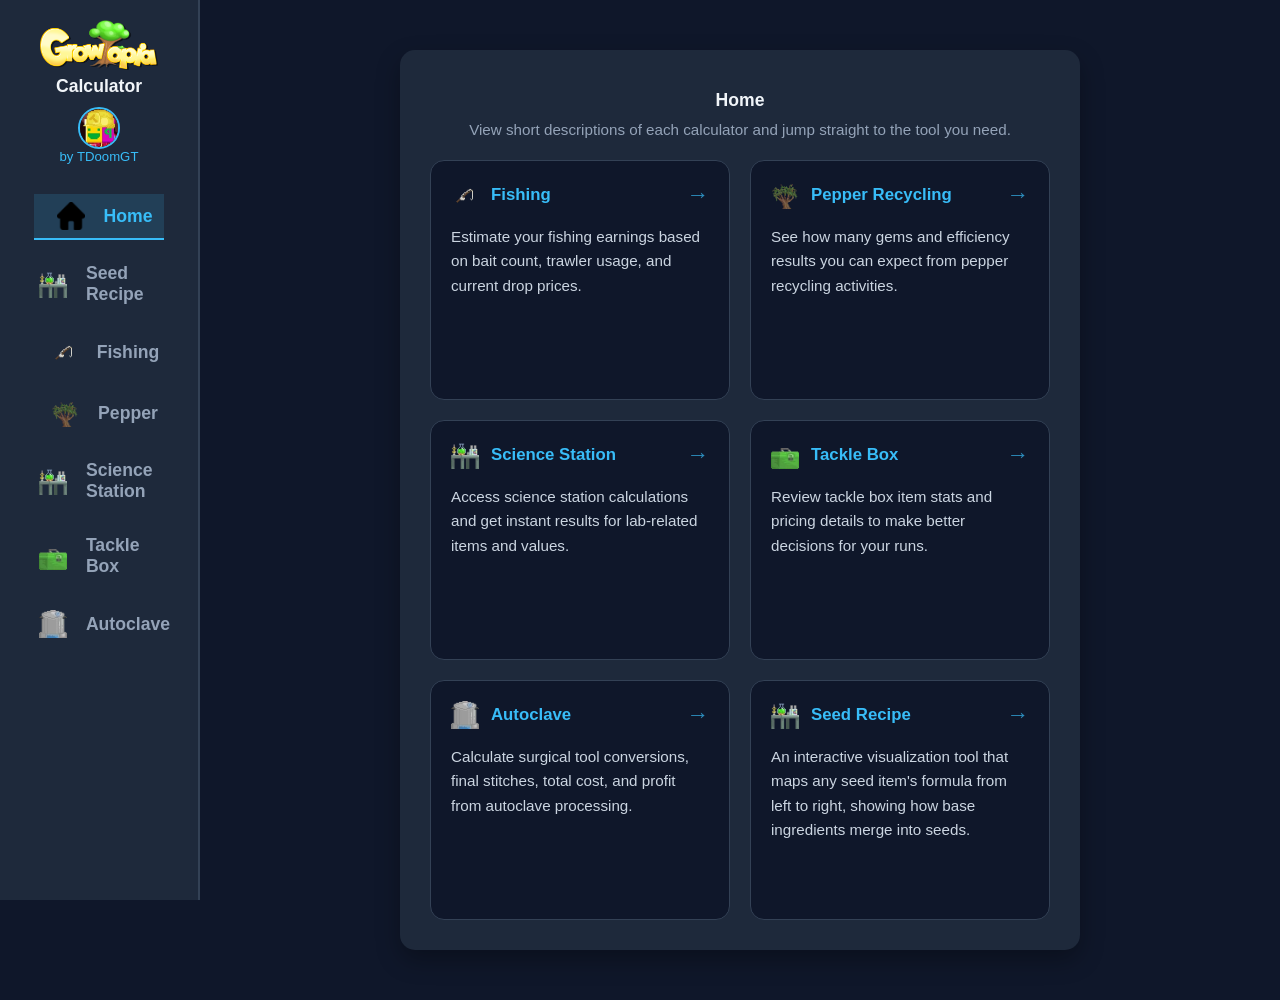
<file: index.html>
<!DOCTYPE html>
<html lang="en">

<head>
    <meta charset="UTF-8">
    <meta name="viewport" content="width=device-width, initial-scale=1.0">
    <link rel="stylesheet" href="style.css">
    <link rel="icon" type="image/x-icon" href="image/profile.jpg">
    <title>Home</title>
    <style>
        .dashboard-grid {
            display: grid;
            grid-template-columns: repeat(auto-fit, minmax(280px, 1fr));
            gap: 20px;
        }

        .dashboard-card {
            background: #0f172a;
            border: 1px solid var(--border);
            border-radius: 14px;
            padding: 20px;
            display: flex;
            flex-direction: column;
            gap: 16px;
            text-decoration: none;
            color: inherit;
            transition: transform 0.2s ease, box-shadow 0.2s ease, background 0.2s ease;
            cursor: pointer;
        }

        .dashboard-card:hover {
            transform: translateY(-2px);
            box-shadow: 0 14px 32px rgba(56, 189, 248, 0.16);
            background: rgba(56, 189, 248, 0.03);
        }

        .dashboard-card h2 {
            margin: 0;
            color: var(--accent);
            font-size: 1.05em;
        }

        .dashboard-card p {
            margin: 0;
            color: #cbd5e1;
            line-height: 1.6;
            font-size: 0.95em;
        }

        .dashboard-card img {
            width: 28px;
            height: auto;
            display: block;
        }

        .dashboard-card-header {
            display: flex;
            align-items: center;
            gap: 12px;
            position: relative;
        }

        .dashboard-card-header::after {
            content: '→';
            margin-left: auto;
            color: var(--accent);
            font-size: 1.4em;
            opacity: 0.7;
            transition: transform 0.2s ease, opacity 0.2s ease;
        }

        .dashboard-card:hover .dashboard-card-header::after {
            transform: translateX(4px);
            opacity: 1;
        }
    </style>
</head>

<body>
    <button class="menu-toggle" onclick="toggleMenu()">☰</button>
    <div id="overlay" class="overlay" onclick="toggleMenu()"></div>

    <div class="navbar" id="sideNav">
        <div class="navbar-title">
            <img src="image/title.png" alt="Growtopia" class="navbar-logo">
            <span class="navbar-title-text">Calculator</span>
            <img src="image/profile.jpg" alt="Profile" class="navbar-profile">
            <span class="subtitle">by TDoomGT</span>
        </div>
        <div class="nav-links">
            <a href="index.html" class="nav-link" id="nav-home"><i><img src="image/home.png" alt="Home"></i><span
                    class="nav-text">Home</span></a>
            <a href="recipe.html" class="nav-link" id="nav-recipe"><i><img src="image/science_station/science_nav.png"
                        alt="Recipe"></i><span class="nav-text">Seed Recipe</span></a>
            <a href="fishing.html" class="nav-link" id="nav-fishing"><i><img src="image/fishing/fishing_nav.png"
                        alt="Fishing"></i><span class="nav-text">Fishing</span></a>
            <a href="pepper.html" class="nav-link" id="nav-pepper"><i><img src="image/pepper_recycling/pepper_nav.png"
                        alt="Pepper"></i><span class="nav-text">Pepper</span></a>
            <a href="science.html" class="nav-link" id="nav-science"><i><img src="image/science_station/science_nav.png"
                        alt="Science"></i><span class="nav-text">Science Station</span></a>
            <a href="tackle.html" class="nav-link" id="nav-tackle"><i><img src="image/tackle_box/tackle_nav.png"
                        alt="Tackle"></i><span class="nav-text">Tackle Box</span></a>
            <a href="autoclave.html" class="nav-link" id="nav-autoclave"><i><img src="image/autoclave/autoclave_nav.png"
                        alt="Autoclave"></i><span class="nav-text">Autoclave</span></a>
        </div>
    </div>

    <div class="container">
        <h1>Home</h1>
        <p style="text-align: center; color: #94a3b8; font-size: 0.95em; margin-top: -10px; margin-bottom: 22px;">
            View short descriptions of each calculator and jump straight to the tool you need.
        </p>

        <div class="dashboard-grid input-group">
            <a class="dashboard-card" href="fishing.html">
                <div class="dashboard-card-header">
                    <img src="image/fishing/fishing_nav.png" alt="Fishing">
                    <h2>Fishing</h2>
                </div>
                <p>Estimate your fishing earnings based on bait count, trawler usage, and current drop prices.</p>
            </a>

            <a class="dashboard-card" href="pepper.html">
                <div class="dashboard-card-header">
                    <img src="image/pepper_recycling/pepper_nav.png" alt="Pepper">
                    <h2>Pepper Recycling</h2>
                </div>
                <p>See how many gems and efficiency results you can expect from pepper recycling activities.</p>
            </a>

            <a class="dashboard-card" href="science.html">
                <div class="dashboard-card-header">
                    <img src="image/science_station/science_nav.png" alt="Science">
                    <h2>Science Station</h2>
                </div>
                <p>Access science station calculations and get instant results for lab-related items and values.</p>
            </a>

            <a class="dashboard-card" href="tackle.html">
                <div class="dashboard-card-header">
                    <img src="image/tackle_box/tackle_nav.png" alt="Tackle">
                    <h2>Tackle Box</h2>
                </div>
                <p>Review tackle box item stats and pricing details to make better decisions for your runs.</p>
            </a>

            <a class="dashboard-card" href="autoclave.html">
                <div class="dashboard-card-header">
                    <img src="image/autoclave/autoclave_nav.png" alt="Autoclave">
                    <h2>Autoclave</h2>
                </div>
                <p>Calculate surgical tool conversions, final stitches, total cost, and profit from autoclave
                    processing.</p>
            </a>

            <a class="dashboard-card" href="recipe.html">
                <div class="dashboard-card-header">
                    <img src="image/science_station/science_nav.png" alt="Recipe">
                    <h2>Seed Recipe</h2>
                </div>
                <p>An interactive visualization tool that maps any seed item's formula from left to right, showing how base ingredients merge into seeds.</p>
            </a>
        </div>
    </div>

    <script>
        // Active Link Logic
        const navLinks = document.querySelectorAll('.nav-link');
        let currentPage = window.location.pathname.split('/').pop();

        // If the page is empty or just the folder name, default it to index.html
        if (currentPage === '' || currentPage === 'growtopia-calculator') {
            currentPage = 'index.html';
        }

        navLinks.forEach(link => {
            const linkHref = link.getAttribute('href');
            if (linkHref === currentPage) {
                link.classList.add('active');
            } else {
                link.classList.remove('active');
            }
        });

        navLinks.forEach(link => {
            const linkHref = link.getAttribute('href');
            // Ensure both index.html and root (/) trigger the Home active state
            if (linkHref === currentPage || (currentPage === '' && linkHref === 'index.html')) {
                link.classList.add('active');
            } else {
                link.classList.remove('active');
            }
        });

        function toggleMenu() {
            const nav = document.getElementById('sideNav');
            const overlay = document.getElementById('overlay');
            const btn = document.querySelector('.menu-toggle');

            nav.classList.toggle('active');
            overlay.classList.toggle('active');

            btn.innerHTML = nav.classList.contains('active') ? '✕' : '☰';
        }
    </script>
</body>

</html>
</file>
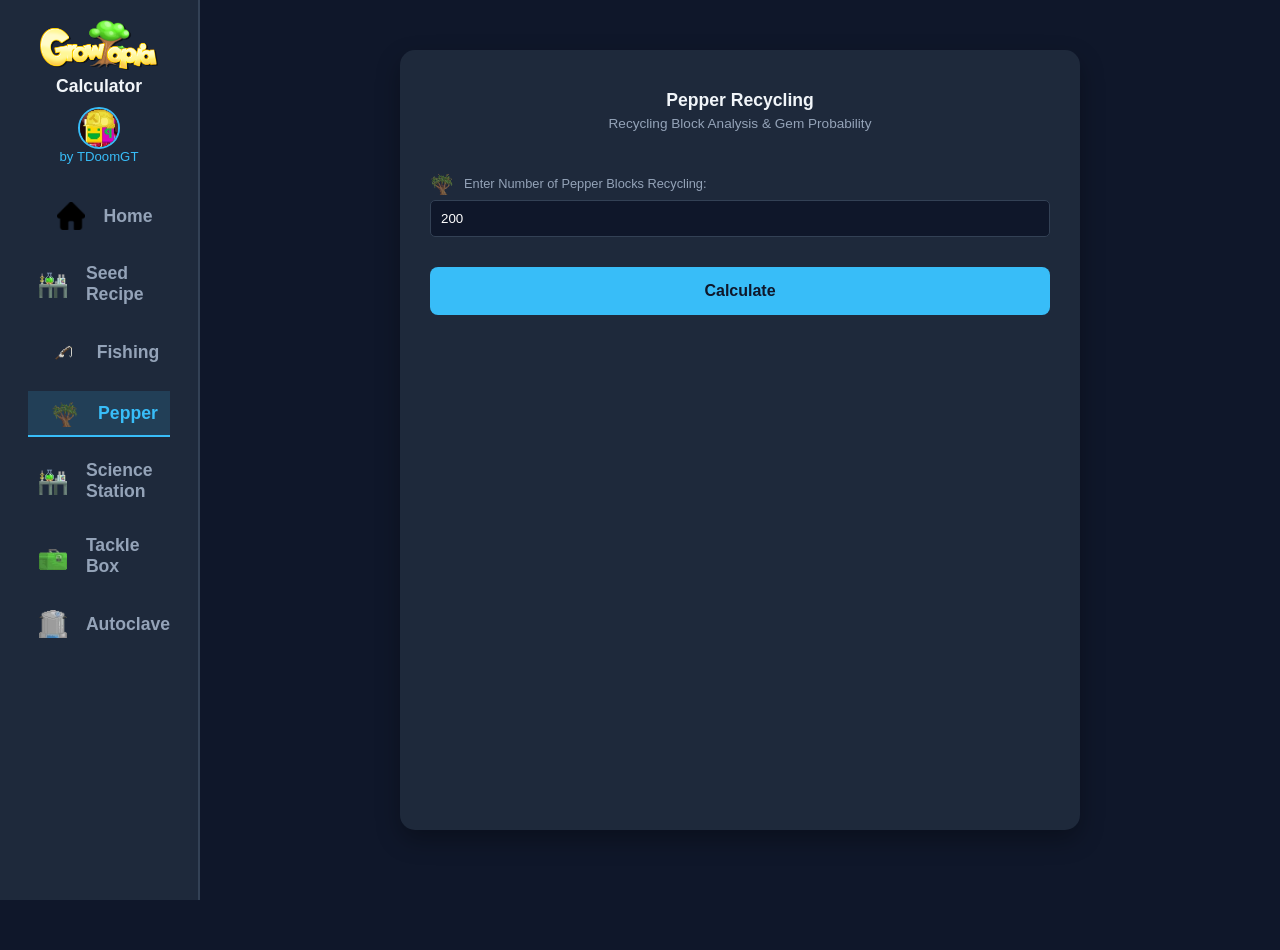
<file: pepper.html>
<!DOCTYPE html>
<html lang="en">

<head>
    <meta charset="UTF-8">
    <meta name="viewport" content="width=device-width, initial-scale=1.0">
    <link rel="stylesheet" href="style.css">
    <link rel="icon" type="image/x-icon" href="image/profile.jpg">
    <title>Pepper Recycling</title>
</head>

<body>
    <button class="menu-toggle" onclick="toggleMenu()">☰</button>
    <div id="overlay" class="overlay" onclick="toggleMenu()"></div>
    <div class="navbar" id="sideNav">
        <div class="navbar-title">
            <img src="image/title.png" alt="Growtopia" class="navbar-logo">
            <span class="navbar-title-text">Calculator</span>
            <img src="image/profile.jpg" alt="Profile" class="navbar-profile">
            <span class="subtitle">by TDoomGT</span>
        </div>
        <div class="nav-links">
            <a href="index.html" class="nav-link" id="nav-home"><i><img src="image/home.png" alt="Home"></i><span class="nav-text">Home</span></a>
            <a href="recipe.html" class="nav-link" id="nav-recipe"><i><img src="image/science_station/science_nav.png" alt="Recipe"></i><span class="nav-text">Seed Recipe</span></a>
            <a href="fishing.html" class="nav-link" id="nav-fishing"><i><img src="image/fishing/fishing_nav.png" alt="Fishing"></i><span class="nav-text">Fishing</span></a>
            <a href="pepper.html" class="nav-link" id="nav-pepper"><i><img src="image/pepper_recycling/pepper_nav.png" alt="Pepper"></i><span class="nav-text">Pepper</span></a>
            <a href="science.html" class="nav-link" id="nav-science"><i><img src="image/science_station/science_nav.png" alt="Science"></i><span class="nav-text">Science Station</span></a>
            <a href="tackle.html" class="nav-link" id="nav-tackle"><i><img src="image/tackle_box/tackle_nav.png" alt="Tackle"></i><span class="nav-text">Tackle Box</span></a>
            <a href="autoclave.html" class="nav-link" id="nav-autoclave"><i><img src="image/autoclave/autoclave_nav.png" alt="Autoclave"></i><span class="nav-text">Autoclave</span></a>
        </div>
    </div>

    <div class="container">
        <h1 class="pepper-accent">Pepper Recycling</h1>
        <p style="text-align: center; color: #94a3b8; font-size: 0.85em; margin-top: -15px; margin-bottom: 20px;">
            Recycling Block Analysis & Gem Probability
        </p>

        <div class="input-grid" style="grid-template-columns: 1fr;">
            <div class="input-group">
                <label><i><img src="image/pepper_recycling/pepper_nav.png" alt="Pepper"></i>Enter Number of Pepper
                    Blocks Recycling:</label>
                <input type="number" id="block_input" value="200" min="1">
            </div>
        </div>

        <button onclick="simulateRecycle()">Calculate</button>

        <div id="pep_res" class="result-box"></div>
    </div>

    <script>
        function simulateRecycle() {
            const resBox = document.getElementById('pep_res');
            const blocks = parseInt(document.getElementById('block_input').value) || 0;

            if (blocks <= 0) return alert("Please enter a valid amount of blocks!");

            // Re-trigger animation
            resBox.style.display = 'none';
            resBox.offsetHeight;
            resBox.style.display = 'block';

            let totalGems = 0;
            let luckyBreaks = 0;
            let gemsList = [];

            // Simulation Loop
            for (let i = 0; i < blocks; i++) {
                let gems = Math.floor(Math.random() * 13); // 0 to 12
                totalGems += gems;
                gemsList.push(gems);
                if (gems === 12) luckyBreaks++;
            }

            const avgGems = (totalGems / blocks).toFixed(2);

            resBox.innerHTML = `
                <h3 style="text-align:center; border-bottom: 1px solid #334155; padding-bottom: 10px;">FINAL SUMMARY</h3>
                
                <div class="result-item"><span>Blocks Processed:</span><span>${blocks}</span></div>
                <div class="result-item"><span>Total Gems:</span><span>${totalGems}</span></div>
                <div class="result-item" style="color: #fb923c;"><span>Average Gems/Block:</span><span>${avgGems}</span></div>
                <div class="result-item" style="color: #4ade80;"><span>Lucky Breaks (12g):</span><span>${luckyBreaks}</span></div>
                
                <hr style="border:0; border-top:1px solid #334155; margin:10px 0;">
                
                <p style="font-size: 0.8em; color: #94a3b8; margin-bottom: 5px;">Probability Analysis:</p>
                <div class="gem-bar">
                    <div class="gem-progress" style="width: ${(avgGems / 12 * 100).toFixed(1)}%"></div>
                </div>
                <div style="display:flex; justify-content:space-between; font-size: 0.7em; margin-top:5px;">
                    <span>Efficiency: ${(avgGems / 12 * 100).toFixed(1)}%</span>
                    <span>Max Potential: 12 gems</span>
                </div>

                <div style="margin-top: 15px; text-align: center;">
                    <button onclick="this.parentElement.nextElementSibling.style.display='block'" 
                            style="background: transparent; border: 1px solid #334155; color: #94a3b8; padding: 5px; font-size: 0.8em;">
                        Show Raw Data
                    </button>
                </div>
                
                <div id="raw_data" style="display:none; margin-top:10px; max-height: 150px; overflow-y: auto; font-size: 0.8em; border-top: 1px solid #334155; padding-top: 10px;">
                    ${gemsList.map((g, i) => `<div>Block ${i + 1}: ${g} gems</div>`).join('')}
                </div>
            `;
        }
    </script>
    <script>
        // 1. Get all navigation links
        // 1. Find and REMOVE your old line: 
        // const currentPage = (window.location.pathname.split('/').pop() || 'index.html').split('?')[0];

        // 2. PASTE this smarter version in its place:
        const navLinks = document.querySelectorAll('.nav-link');
        let currentPage = window.location.pathname.split('/').pop();

        // This part handles GitHub's folder naming (growtopia-calculator)
        if (currentPage === '' || currentPage === 'growtopia-calculator') {
            currentPage = 'index.html';
        }

        navLinks.forEach(link => {
            const linkHref = link.getAttribute('href');
            if (linkHref === currentPage) {
                link.classList.add('active');
            } else {
                link.classList.remove('active');
            }
        });
    </script>
    <script>
        function toggleMenu() {
            const nav = document.getElementById('sideNav');
            const overlay = document.getElementById('overlay');
            const btn = document.querySelector('.menu-toggle');

            // Toggle the 'active' class for both
            nav.classList.toggle('active');
            overlay.classList.toggle('active');

            // Update the button icon
            btn.innerHTML = nav.classList.contains('active') ? '✕' : '☰';
        }
    </script>
</body>

</html>
</file>
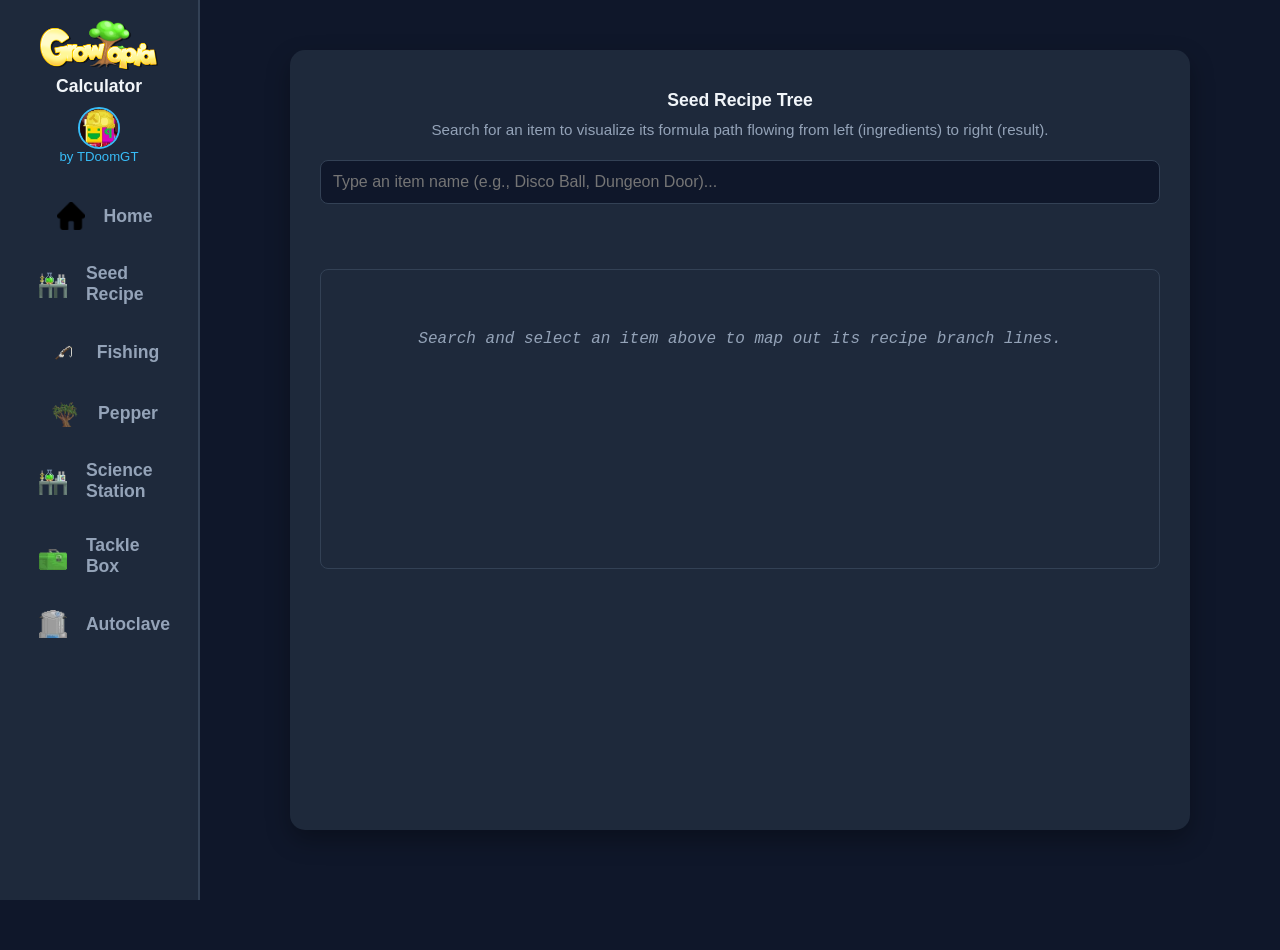
<file: recipe.html>
<!DOCTYPE html>
<html lang="en">

<head>
    <meta charset="UTF-8">
    <meta name="viewport" content="width=device-width, initial-scale=1.0">
    <link rel="stylesheet" href="style.css">
    <link rel="icon" type="image/x-icon" href="image/profile.jpg">
    <title>Seed Recipe Tree</title>
    <style>
        .search-container {
            margin-bottom: 25px;
            display: flex;
            gap: 10px;
        }

        .search-container input {
            width: 100%;
            padding: 12px;
            border-radius: 8px;
            border: 1px solid var(--border);
            background: #0f172a;
            color: white;
            font-size: 1em;
            outline: none;
        }

        .search-container input:focus {
            border-color: var(--accent);
        }

        /* --- STABLE HORIZONTAL PURE FLEX TREE DIAGRAM --- */
        .tree-container-wrapper {
            width: 100%;
            overflow-x: auto;
            padding: 40px 10px;
        }

        .tree-root {
            display: flex;
            align-items: center;
            justify-content: flex-start;
            min-width: max-content;
        }

        /* Container that pairs the ingredients side-by-side with its output item */
        .tree-node {
            display: flex;
            align-items: center;
        }

        /* Container stacking the two ingredients vertically */
        .node-parents {
            display: flex;
            flex-direction: column;
            justify-content: center;
            position: relative;
        }

        /* Individual rows for each parent recipe branch */
        .parent-branch-row {
            display: flex;
            align-items: center;
            position: relative;
        }

        /* --- NATIVE ACCURATE CONNECTING LINES --- */
        .line-connector-wrapper {
            display: flex;
            align-items: center;
            width: 40px;
            /* Uniform width for all line gaps */
            align-self: stretch;
        }

        /* The vertical backbone spine line */
        .spine-line {
            width: 2px;
            background-color: var(--border);
            align-self: stretch;
        }

        /* Trims the top and bottom ends of the vertical spine lines cleanly */
        .parent-branch-row:first-child .spine-line {
            margin-top: 50%;
        }

        .parent-branch-row:last-child .spine-line {
            margin-bottom: 50%;
        }

        /* The horizontal branch lines entering and leaving nodes */
        .horizontal-line {
            height: 2px;
            background-color: var(--border);
            flex-grow: 1;
        }

        /* Target Output Block Label Formatting */
        .node-label {
            background: #0f172a;
            border: 2px solid var(--border);
            border-radius: 8px;
            padding: 12px 18px;
            color: var(--text);
            font-weight: bold;
            font-size: 0.95em;
            text-align: center;
            box-shadow: 0 4px 6px rgba(0, 0, 0, 0.15);
            z-index: 2;
            min-width: 160px;
            max-width: 200px;
            word-wrap: break-word;
            transition: border-color 0.2s, box-shadow 0.2s;
        }

        .node-label.active-node {
            border-color: var(--accent);
            box-shadow: 0 0 12px rgba(56, 189, 248, 0.4);
        }

        .empty-msg {
            text-align: center;
            color: #94a3b8;
            margin-top: 40px;
            font-style: italic;
        }

        /* Autocomplete Dropdown Search Box */
        .autocomplete-suggestions {
            position: absolute;
            background: #1e293b;
            border: 1px solid var(--border);
            border-radius: 8px;
            max-height: 200px;
            overflow-y: auto;
            width: 100%;
            z-index: 100;
            margin-top: 5px;
            box-shadow: 0 10px 15px rgba(0, 0, 0, 0.5);
        }

        .suggestion-item {
            padding: 10px 15px;
            cursor: pointer;
            color: #cbd5e1;
        }

        .suggestion-item:hover {
            background: rgba(56, 189, 248, 0.15);
            color: var(--accent);
        }
    </style>
</head>

<body>
    <button class="menu-toggle" onclick="toggleMenu()">☰</button>
    <div id="overlay" class="overlay" onclick="toggleMenu()"></div>

    <div class="navbar" id="sideNav">
        <div class="navbar-title">
            <img src="image/title.png" alt="Growtopia" class="navbar-logo">
            <span class="navbar-title-text">Calculator</span>
            <img src="image/profile.jpg" alt="Profile" class="navbar-profile">
            <span class="subtitle">by TDoomGT</span>
        </div>
        <div class="nav-links">
            <a href="index.html" class="nav-link" id="nav-home"><i><img src="image/home.png" alt="Home"></i><span
                    class="nav-text">Home</span></a>
            <a href="recipe.html" class="nav-link" id="nav-recipe"><i><img src="image/science_station/science_nav.png"
                        alt="Recipe"></i><span class="nav-text">Seed Recipe</span></a>
            <a href="fishing.html" class="nav-link" id="nav-fishing"><i><img src="image/fishing/fishing_nav.png"
                        alt="Fishing"></i><span class="nav-text">Fishing</span></a>
            <a href="pepper.html" class="nav-link" id="nav-pepper"><i><img src="image/pepper_recycling/pepper_nav.png"
                        alt="Pepper"></i><span class="nav-text">Pepper</span></a>
            <a href="science.html" class="nav-link" id="nav-science"><i><img src="image/science_station/science_nav.png"
                        alt="Science"></i><span class="nav-text">Science Station</span></a>
            <a href="tackle.html" class="nav-link" id="nav-tackle"><i><img src="image/tackle_box/tackle_nav.png"
                        alt="Tackle"></i><span class="nav-text">Tackle Box</span></a>
            <a href="autoclave.html" class="nav-link" id="nav-autoclave"><i><img src="image/autoclave/autoclave_nav.png"
                        alt="Autoclave"></i><span class="nav-text">Autoclave</span></a>
        </div>
    </div>

    <div class="container" style="width: 900px; max-width: 95%;">
        <h1>Seed Recipe Tree</h1>
        <p style="text-align: center; color: #94a3b8; font-size: 0.95em; margin-top: -10px; margin-bottom: 22px;">
            Search for an item to visualize its formula path flowing from left (ingredients) to right (result).
        </p>

        <div style="position: relative; margin-bottom: 20px;">
            <div class="search-container">
                <input type="text" id="itemSearch" placeholder="Type an item name (e.g., Disco Ball, Dungeon Door)..."
                    autocomplete="off">
            </div>
            <div id="suggestions" class="autocomplete-suggestions" style="display: none;"></div>
        </div>

        <div id="treeContainer" class="result-box"
            style="display: block; min-height: 300px; background: #1e293b; border-color: var(--border);">
            <div class="empty-msg" id="emptyMsg">Search and select an item above to map out its recipe branch lines.
            </div>
            <div class="tree-container-wrapper">
                <div id="treeRoot" class="tree-root"></div>
            </div>
        </div>
    </div>

    <script>
        // Database Object 
        const recipes = {
            // Tier 1
            "dirt": { tier: 1 }, "lava": { tier: 1 }, "rock": { tier: 1 }, "cave background": { tier: 1 }, "sand": { tier: 1 }, "martian soil": { tier: 1 }, "mars rock": { tier: 1 },
            // Tier 2
            "door": { tier: 2, parents: ["dirt", "cave background"] }, "grass": { tier: 2, parents: ["dirt", "rock"] }, "wood block": { tier: 2, parents: ["dirt", "lava"] }, "glass pane": { tier: 2, parents: ["rock", "lava"] }, "sign": { tier: 2, parents: ["cave background", "rock"] }, "lava rock": { tier: 2, parents: ["lava", "cave background"] }, "martian tree": { tier: 2, parents: ["martian soil", "mars rock"] },
            // Tier 3
            "wooden background": { tier: 3, parents: ["grass", "door"] }, "pointy sign": { tier: 3, parents: ["door", "sign"] }, "crappy sign": { tier: 3, parents: ["door", "dirt"] }, "daisy": { tier: 3, parents: ["grass", "dirt"] }, "wooden platform": { tier: 3, parents: ["wood block", "grass"] }, "rock background": { tier: 3, parents: ["rock", "door"] }, "bricks": { tier: 3, parents: ["rock", "grass"] }, "rose": { tier: 3, parents: ["grass", "lava"] }, "super crate box": { tier: 3, parents: ["dirt", "sign"] }, "mushroom": { tier: 3, parents: ["cave background", "grass"] }, "cargo shorts": { tier: 3, parents: ["dirt", "wood block"] }, "amber glass": { tier: 3, parents: ["dirt", "glass pane"] }, "happy joy plaque": { tier: 3, parents: ["door", "cave background"] }, "torch": { tier: 3, parents: ["sign", "lava"] }, "wheat": { tier: 3, parents: ["grass", "sand"] },
            // Tier 4
            "danger sign": { tier: 4, parents: ["lava", "pointy sign"] }, "window": { tier: 4, parents: ["glass pane", "wooden background"] }, "shallot mustache": { tier: 4, parents: ["mushroom", "grass"] }, "grey block": { tier: 4, parents: ["bricks", "rock"] }, "black block": { tier: 4, parents: ["bricks", "cave background"] }, "white block": { tier: 4, parents: ["bricks", "mushroom"] }, "red block": { tier: 4, parents: ["bricks", "lava"] }, "yellow block": { tier: 4, parents: ["bricks", "daisy"] }, "green block": { tier: 4, parents: ["bricks", "grass"] }, "aqua block": { tier: 4, parents: ["bricks", "glass pane"] }, "brown block": { tier: 4, parents: ["bricks", "dirt"] }, "poppy": { tier: 4, parents: ["rose", "daisy"] }, "flowery wallpaper": { tier: 4, parents: ["wooden background", "daisy"] }, "wooden table": { tier: 4, parents: ["wooden platform", "wood block"] }, "messy brown hair": { tier: 4, parents: ["crappy sign", "grass"] }, "mud glob": { tier: 4, parents: ["daisy", "dirt"] }, "stinky sock": { tier: 4, parents: ["mushroom", "dirt"] }, "tan shirt": { tier: 4, parents: ["rock background", "dirt"] },
            // Tier 5
            "dungeon door": { tier: 5, parents: ["door", "window"] }, "shades": { tier: 5, parents: ["black block", "glass pane"] }, "green shirt": { tier: 5, parents: ["grass", "green block"] }, "tuxedo": { tier: 5, parents: ["grey block", "rose"] }, "brown shoes": { tier: 5, parents: ["cave background", "brown block"] }, "boots": { tier: 5, parents: ["rock", "black block"] }, "red hair": { tier: 5, parents: ["grass", "red block"] }, "jeans": { tier: 5, parents: ["aqua block", "rock"] }, "wooden window": { tier: 5, parents: ["window", "wooden background"] }, "top hat": { tier: 5, parents: ["black block", "mushroom"] }, "brown hair": { tier: 5, parents: ["dirt", "brown block"] }, "black pants": { tier: 5, parents: ["door", "black block"] }, "green skirt": { tier: 5, parents: ["poppy", "green block"] }, "blonde bombshell": { tier: 5, parents: ["yellow block", "grass"] }, "toilet": { tier: 5, parents: ["crappy sign", "brown block"] }, "painting: yerfdog": { tier: 5, parents: ["wooden background", "white block"] }, "painting: dink duck": { tier: 5, parents: ["yellow block", "wooden background"] }, "brick background": { tier: 5, parents: ["bricks", "black block"] }, "red riding hood": { tier: 5, parents: ["red block", "mushroom"] }, "hot head": { tier: 5, parents: ["lava", "red block"] }, "cyclopean visor": { tier: 5, parents: ["window", "red block"] }, "biker stache": { tier: 5, parents: ["brown block", "grass"] }, "x-ray specs": { tier: 5, parents: ["glass pane", "white block"] }, "gold-rimmed glasses": { tier: 5, parents: ["yellow block", "window"] }, "death spikes": { tier: 5, parents: ["danger sign", "rock background"] }, "orange block": { tier: 5, parents: ["bricks", "poppy"] }, "bush": { tier: 5, parents: ["poppy", "rose"] }, "stripey wallpaper": { tier: 5, parents: ["green block", "aqua block"] }, "referee shirt": { tier: 5, parents: ["black block", "white block"] }, "flashlight": { tier: 5, parents: ["black block", "yellow block"] }, "rooster hat": { tier: 5, parents: ["yellow block", "white block"] }, "santa hat": { tier: 5, parents: ["red block", "white block"] }, "santa pants": { tier: 5, parents: ["lava", "grey block"] }, "santa vest": { tier: 5, parents: ["lava", "white block"] }, "evil bricks": { tier: 5, parents: ["lava", "black block"] }, "long brown hair": { tier: 5, parents: ["wooden table", "grass"] }, "stone wall": { tier: 5, parents: ["grey block", "rock"] }, "lovely pink dress": { tier: 5, parents: ["flowery wallpaper", "mushroom"] }, "glass block": { tier: 5, parents: ["aqua block", "glass pane"] }, "sheet music: blank": { tier: 5, parents: ["super crate box", "white block"] }, "red bricks": { tier: 5, parents: ["red block", "bricks"] }, "pencil": { tier: 5, parents: ["yellow block", "wood block"] }, "worthless rags": { tier: 5, parents: ["dirt", "mud glob"] }, "barn block": { tier: 5, parents: ["super crate box", "red block"] }, "red wood wall": { tier: 5, parents: ["red block", "wooden background"] },
            // Tier 6
            "baseball cap": { tier: 6, parents: ["bush", "wooden platform"] }, "portcullis": { tier: 6, parents: ["dungeon door", "death spikes"] }, "olde timey radio": { tier: 6, parents: ["toilet", "dungeon door"] }, "spikey hair": { tier: 6, parents: ["death spikes", "yellow block"] }, "afro": { tier: 6, parents: ["bush", "black block"] }, "patent leather shoes": { tier: 6, parents: ["brick background", "grey block"] }, "green blouse": { tier: 6, parents: ["bush", "green block"] }, "briefcase": { tier: 6, parents: ["brown block", "stripey wallpaper"] }, "sword": { tier: 6, parents: ["death spikes", "rock background"] }, "red coat": { tier: 6, parents: ["red block", "bush"] }, "devil horns": { tier: 6, parents: ["lava", "death spikes"] }, "big glasses": { tier: 6, parents: ["window", "wooden window"] }, "blueberry": { tier: 6, parents: ["bush", "mushroom"] }, "burglar mask": { tier: 6, parents: ["cave background", "brick background"] }, "froghat": { tier: 6, parents: ["aqua block", "bush"] }, "wooden chair": { tier: 6, parents: ["wooden platform", "toilet"] }, "house entrance": { tier: 6, parents: ["dungeon door", "door"] }, "bathtub": { tier: 6, parents: ["toilet", "white block"] }, "white beard": { tier: 6, parents: ["white block", "bush"] }, "asbestos boots": { tier: 6, parents: ["evil bricks", "yellow block"] }, "cuzco wall mount": { tier: 6, parents: ["painting: yerfdog", "dungeon door"] }, "polka dot block": { tier: 6, parents: ["white block", "orange block"] }, "checker wallpaper": { tier: 6, parents: ["window", "evil bricks"] }, "viking helmet": { tier: 6, parents: ["stone wall", "pointy sign"] }, "pigtails": { tier: 6, parents: ["orange block", "daisy"] }, "cactus": { tier: 6, parents: ["death spikes", "bush"] }, "dresser": { tier: 6, parents: ["wooden table", "dungeon door"] }, "big old sideways arrow": { tier: 6, parents: ["orange block", "pointy sign"] }, "sheet music: piano note": { tier: 6, parents: ["sheet music: blank", "green block"] }, "sheet music: drums": { tier: 6, parents: ["sheet music: blank", "brown block"] }, "barrel": { tier: 6, parents: ["dungeon door", "super crate box"] }, "grimstone": { tier: 6, parents: ["grass", "stone wall"] }, "biohazard sign": { tier: 6, parents: ["danger sign", "orange block"] }, "gambler's visor": { tier: 6, parents: ["green block", "glass block"] }, "water bucket": { tier: 6, parents: ["toilet", "aqua block"] }, "barn door": { tier: 6, parents: ["door", "barn block"] }, "tomato": { tier: 6, parents: ["red bricks", "mud glob"] }, "sidewalk": { tier: 6, parents: ["red bricks", "grey block"] }, "secret of growtopia": { tier: 6, parents: ["sheet music: blank", "secret passage"] }, "exclamation sign": { tier: 6, parents: ["barn block", "martian tree"] },
            // Tier 7
            "just one boxing glove": { tier: 7, parents: ["red block", "blueberry"] }, "pickaxe": { tier: 7, parents: ["portcullis", "cave background"] }, "brainwave capacitor": { tier: 7, parents: ["olde timey radio", "yellow block"] }, "tv head": { tier: 7, parents: ["olde timey radio", "wood block"] }, "blue block": { tier: 7, parents: ["bricks", "blueberry"] }, "picket fence": { tier: 7, parents: ["wooden chair", "white block"] }, "long black hair": { tier: 7, parents: ["black block", "portcullis"] }, "bed": { tier: 7, parents: ["wooden chair", "mushroom"] }, "snorkel": { tier: 7, parents: ["bathtub", "glass pane"] }, "clown nose": { tier: 7, parents: ["tomato", "happy joy plaque"] }, "clown pants": { tier: 7, parents: ["polka dot block", "happy joy plaque"] }, "rubber ducky": { tier: 7, parents: ["bathtub", "painting: dink duck"] }, "tie dyed shirt": { tier: 7, parents: ["polka dot block", "checker wallpaper"] }, "sexy boxers": { tier: 7, parents: ["polka dot block", "rose"] }, "monster feet": { tier: 7, parents: ["devil horns", "green block"] }, "bubble wrap": { tier: 7, parents: ["blueberry", "glass pane"] }, "sandstone": { tier: 7, parents: ["cactus", "dirt"] }, "plumbing": { tier: 7, parents: ["bathtub", "green block"] }, "big old down arrow": { tier: 7, parents: ["pointy sign", "devil horns"] }, "sheet music: sharp piano": { tier: 7, parents: ["sheet music: piano note", "death spikes"] }, "sheet music: flat piano": { tier: 7, parents: ["sheet music: piano note", "rock"] }, "secret passage": { tier: 7, parents: ["wood block", "big old sideways arrow"] }, "lattice background": { tier: 7, parents: ["wooden chair", "wooden background"] }, "tangram block (a to l)": { tier: 7, parents: ["checker wallpaper", "grey block"] }, "baseball bat": { tier: 7, parents: ["house entrance", "sign"] }, "apple": { tier: 7, parents: ["red bricks", "blueberry"] }, "school desk": { tier: 7, parents: ["orange block", "wooden chair"] }, "grey hair bun": { tier: 7, parents: ["olde timey radio", "grey block"] }, "zombie-stompin' boots": { tier: 7, parents: ["grimstone", "death spikes"] }, "barky's mask": { tier: 7, parents: ["barrel", "painting: yerfdog"] }, "wrought-iron fence": { tier: 7, parents: ["portcullis", "pencil"] }, "seaweed": { tier: 7, parents: ["bush", "water bucket"] }, "ancient stone gate": { tier: 7, parents: ["sandstone wall", "portcullis"] }, "street sign": { tier: 7, parents: ["pointy sign", "sidewalk"] }, "tenement building": { tier: 7, parents: ["house entrance", "garbage"] }, "gargoyle": { tier: 7, parents: ["grimstone", "devil horns"] },
            // Tier 8
            "ski cap": { tier: 8, parents: ["blue block", "mushroom"] }, "purple block": { tier: 8, parents: ["red block", "blue block"] }, "note block": { tier: 8, parents: ["blue block", "olde timey radio"] }, "checkered pajamas": { tier: 8, parents: ["checker wallpaper", "bed"] }, "peg leg": { tier: 8, parents: ["rubber ducky", "wooden table"] }, "music box": { tier: 8, parents: ["rubber ducky", "olde timey radio"] }, "dreamstone block": { tier: 8, parents: ["bed", "orange block"] }, "das red balloon": { tier: 8, parents: ["bubble wrap", "red block"] }, "blue star wallpaper": { tier: 8, parents: ["blue block", "amber glass"] }, "wall like an egyptian": { tier: 8, parents: ["sandstone", "mud glob"] }, "backpack": { tier: 8, parents: ["bed", "super crate box"] }, "red sweatpants": { tier: 8, parents: ["big old down arrow", "white block"] }, "sheet music: bass note": { tier: 8, parents: ["sheet music: blank", "blue block"] }, "copper plumbing": { tier: 8, parents: ["plumbing", "orange block"] }, "granite block": { tier: 8, parents: ["sandstone", "stone wall"] }, "iron bars": { tier: 8, parents: ["plumbing", "death spikes"] }, "acid": { tier: 8, parents: ["plumbing", "cactus"] }, "antidote": { tier: 8, parents: ["blueberry", "apple"] }, "military radio": { tier: 8, parents: ["biohazard sign", "sheet music: sharp piano"] }, "screen door": { tier: 8, parents: ["lattice background", "door"] }, "pitchfork": { tier: 8, parents: ["wrought-iron fence", "crappy sign"] }, "sugar cane": { tier: 8, parents: ["seaweed", "happy joy plaque"] }, "western building": { tier: 8, parents: ["sand", "tenement building"] }, "rustic fence": { tier: 8, parents: ["crappy sign", "picket fence"] }, "for sale sign": { tier: 8, parents: ["street sign", "red block"] }, "gem sign": { tier: 8, parents: ["street sign", "yellow block"] },
            // Tier 9
            "purple thong": { tier: 9, parents: ["purple block", "danger sign"] }, "purple bikini top": { tier: 9, parents: ["purple block", "rose"] }, "steel block": { tier: 9, parents: ["purple block", "portcullis"] }, "purple mohawk": { tier: 9, parents: ["picket fence", "purple block"] }, "rainbow block": { tier: 9, parents: ["purple block", "orange block"] }, "monocle": { tier: 9, parents: ["music box", "window"] }, "poodle skirt": { tier: 9, parents: ["das red balloon", "dreamstone block"] }, "cloudstone block": { tier: 9, parents: ["dreamstone block", "aqua block"] }, "lollipop": { tier: 9, parents: ["purple block", "blueberry"] }, "table lamp": { tier: 9, parents: ["blue star wallpaper", "wooden table"] }, "race start flag": { tier: 9, parents: ["blue star wallpaper", "pointy sign"] }, "big old up arrow": { tier: 9, parents: ["das red balloon", "pointy sign"] }, "sheet music: sharp bass": { tier: 9, parents: ["sheet music: bass note", "death spikes"] }, "sheet music: flat bass": { tier: 9, parents: ["sheet music: bass note", "rock"] }, "marble block": { tier: 9, parents: ["granite block", "dreamstone block"] }, "jail door": { tier: 9, parents: ["iron bars", "portcullis"] }, "toxic waste barrel": { tier: 9, parents: ["acid", "barrel"] }, "card block": { tier: 9, parents: ["tangram block", "das red balloon"] }, "showgirl leggings": { tier: 9, parents: ["blue star wallpaper", "lattice background"] }, "showgirl headdress": { tier: 9, parents: ["blue star wallpaper", "portcullis"] }, "neon lights": { tier: 9, parents: ["glass block", "purple block"] }, "velvet rope": { tier: 9, parents: ["copper plumbing", "big old sideways arrow"] }, "western banner": { tier: 9, parents: ["western building", "sign"] }, "saloon doors": { tier: 9, parents: ["western building", "door"] }, "cutaway building": { tier: 9, parents: ["western building", "tenement building"] }, "cash register": { tier: 9, parents: ["military radio", "gargoyle"] }, "display box": { tier: 9, parents: ["glass block", "music box"] },
            // Tier 10
            "boombox": { tier: 10, parents: ["steel block", "black block"] }, "jetpack": { tier: 10, parents: ["lava", "steel block"] }, "robot wants dubstep": { tier: 10, parents: ["note block", "steel block"] }, "golden block": { tier: 10, parents: ["steel block", "yellow block"] }, "the darkness": { tier: 10, parents: ["steel block", "evil bricks"] }, "magic bacon wallpaper": { tier: 10, parents: ["rainbow block", "house entrance"] }, "plate mail": { tier: 10, parents: ["portcullis", "steel block"] }, "ice": { tier: 10, parents: ["cloudstone block", "glass pane"] }, "race end flag": { tier: 10, parents: ["race start flag", "checker wallpaper"] }, "checkpoint": { tier: 10, parents: ["cloudstone block", "bubble wrap"] }, "blue wristband": { tier: 10, parents: ["race start flag", "blueberry"] }, "ladder": { tier: 10, parents: ["big old up arrow", "wooden platform"] }, "bookcase": { tier: 10, parents: ["rainbow block", "dresser"] }, "red sportsball jersey": { tier: 10, parents: ["big old up arrow", "white block"] }, "pinball bumper": { tier: 10, parents: ["blue star wallpaper", "steel block"] }, "steel girder": { tier: 10, parents: ["steel block", "lattice background"] }, "mailbox": { tier: 10, parents: ["steel block", "big old up arrow"] }, "clouds": { tier: 10, parents: ["cloudstone block", "glass block"] }, "password door": { tier: 10, parents: ["jail door", "steel block"] }, "roulette wheel": { tier: 10, parents: ["card block", "cuzco wall mount"] }, "farmgirl hair": { tier: 10, parents: ["velvet rope", "poppy"] }, "science station": { tier: 10, parents: ["toxic waste barrel", "military radio"] }, "streetlamp": { tier: 10, parents: ["neon lights", "plumbing"] }, "cowboy hat": { tier: 10, parents: ["sand", "big old up arrow"] }, "sheriff's vest": { tier: 10, parents: ["jail door", "blue star wallpaper"] }, "shop sign": { tier: 10, parents: ["western banner", "pastel blue block"] }, "winter gift": { tier: "Winterfest", parents: ["sheet music: flat bass", "sheet music: bass note"] },
            // Tier 11
            "disco ball": { tier: 11, parents: ["window", "boombox"] }, "fireplace": { tier: 11, parents: ["evil bricks", "golden block"] }, "ninja mask": { tier: 11, parents: ["the darkness", "black block"] }, "ninja tights": { tier: 11, parents: ["the darkness", "purple block"] }, "ninja vest": { tier: 11, parents: ["the darkness", "blue block"] }, "ninja slippers": { tier: 11, parents: ["the darkness", "brown block"] }, "high tech wall": { tier: 11, parents: ["robot wants dubstep", "black block"] }, "high tech block": { tier: 11, parents: ["robot wants dubstep", "grey block"] }, "fishnet stockings": { tier: 11, parents: ["the darkness", "boombox"] }, "art wall": { tier: 11, parents: ["magic bacon wallpaper", "rainbow block"] }, "venus guytrap": { tier: 11, parents: ["magic bacon wallpaper", "daisy"] }, "air robinsons": { tier: 11, parents: ["race end flag", "bubble wrap"] }, "baneful mask": { tier: 11, parents: ["the darkness", "plumbing"] }, "fishbowl": { tier: 11, parents: ["ice", "wooden window"] }, "growbeats headphones": { tier: 11, parents: ["boombox", "note block"] }, "pinball sproinger": { tier: 11, parents: ["pinball bumper", "mushroom"] }, "treasure chest": { tier: 11, parents: ["golden block", "dresser"] }, "golden sword": { tier: 11, parents: ["golden block", "picket fence"] }, "elvish longbow": { tier: 11, parents: ["ladder", "big old sideways arrow"] }, "blackrock wall": { tier: 11, parents: ["the darkness", "lava rock"] }, "cybernetic arm": { tier: 11, parents: ["steel girder", "boombox"] }, "traffic barricade": { tier: 11, parents: ["table lamp", "ladder"] }, "flipping coin": { tier: 11, parents: ["golden block", "sheet music: drums"] }, "showgirl top": { tier: 11, parents: ["blue star wallpaper", "ice"] }, "chicken": { tier: 11, parents: ["rubber ducky", "clouds"] }, "blue mailbox": { tier: 11, parents: ["mailbox", "blue block"] }, "fire escape": { tier: 11, parents: ["steel girder", "ladder"] },
            // Tiers 12-16
            "ruby slippers": { tier: 12, parents: ["red block", "disco ball"] }, "mystery block": { tier: 12, parents: ["steel block", "disco ball"] }, "golden halo": { tier: 12, parents: ["yellow block", "disco ball"] }, "fairy crown": { tier: 12, parents: ["grass", "disco ball"] }, "fairy dress": { tier: 12, parents: ["aqua block", "disco ball"] }, "fairy skirt": { tier: 12, parents: ["daisy", "disco ball"] }, "fairy slippers": { tier: 12, parents: ["poppy", "disco ball"] }, "fairy wings": { tier: 12, parents: ["flowery wallpaper", "disco ball"] }, "fairy wand": { tier: 12, parents: ["wood block", "disco ball"] }, "sack o' joy": { tier: 12, parents: ["note block", "disco ball"] }, "saturday night vest": { tier: 12, parents: ["golden block", "disco ball"] }, "white bellbottoms": { tier: 12, parents: ["white block", "disco ball"] }, "rainbow wig": { tier: 12, parents: ["rainbow block", "fireplace"] }, "cannon": { tier: 12, parents: ["fireplace", "black block"] }, "chandelier": { tier: 12, parents: ["fireplace", "golden block"] }, "stove": { tier: 12, parents: ["lava rock", "high tech block"] }, "time-space rupture": { tier: 12, parents: ["high tech wall", "house entrance"] }, "space helmet": { tier: 12, parents: ["fishbowl", "checkpoint"] }, "orange portal": { tier: 12, parents: ["high tech wall", "orange block"] }, "blue portal": { tier: 12, parents: ["high tech block", "blue block"] }, "dragon gate": { tier: 12, parents: ["venus guytrap", "portcullis"] }, "wizard's robe": { tier: 12, parents: ["purple wallpaper", "happy joy plaque"] }, "chalkboard": { tier: 12, parents: ["grey wallpaper", "painting: yerfdog"] }, "crimson eagle wings": { tier: 12, parents: ["red wallpaper", "blue wallpaper"] }, "skeleton": { tier: 12, parents: ["grey wallpaper", "ice"] }, "hammer pants": { tier: 12, parents: ["purple wallpaper", "tangram block (any)"] }, "combat vest": { tier: 12, parents: ["green wallpaper", "aqua wallpaper"] }, "dice block": { tier: 12, parents: ["art wall", "grey block"] }, "slot machine": { tier: 12, parents: ["roulette wheel", "yellow wallpaper"] }, "zeta reticulant mask": { tier: 12, parents: ["military radio", "grey wallpaper"] }, "refrigerator": { tier: 12, parents: ["ice", "treasure chest"] }, "sproingy eyes": { tier: 12, parents: ["apple", "pinball sproinger"] }, "overalls": { tier: 12, parents: ["barrel", "blue wallpaper"] }, "achievement block": { tier: 12, parents: ["art wall", "wood block"] }, "war paint": { tier: 12, parents: ["tomato", "fire escape"] }, "fire hydrant": { tier: 12, parents: ["red wallpaper", "water bucket"] }, "gothic building": { tier: 12, parents: ["orange wallpaper", "blackrock wall"] }, "campfire": { tier: 12, parents: ["fireplace", "cactus"] }, "surgical tool": { tier: 12, parents: ["high tech wall", "biohazard sign"] }, "open sign": { tier: 12, parents: ["street sign", "white wallpaper"] },
            "pirate hat": { tier: 13, parents: ["cannon", "mushroom"] }, "eyepatch": { tier: 13, parents: ["cannon", "cuzco wall mount"] }, "hoop earrings": { tier: 13, parents: ["golden halo", "poppy"] }, "blueberry pie": { tier: 13, parents: ["stove", "blueberry"] }, "chef hat": { tier: 13, parents: ["stove", "mushroom"] }, "apron": { tier: 13, parents: ["stove", "checker wallpaper"] }, "spatula": { tier: 13, parents: ["stove", "picket fence"] }, "cigar": { tier: 13, parents: ["time-space rupture", "lava rock"] }, "tommygun": { tier: 13, parents: ["time-space rupture", "death spikes"] }, "pinstripe pants": { tier: 13, parents: ["time-space rupture", "stripey wallpaper"] }, "pinstripe suit": { tier: 13, parents: ["time-space rupture", "rose"] }, "fedora": { tier: 13, parents: ["time-space rupture", "black block"] }, "dame's fedora": { tier: 13, parents: ["time-space rupture", "poppy"] }, "blue headband": { tier: 13, parents: ["golden halo", "race start flag"] }, "victrola": { tier: 13, parents: ["time-space rupture", "olde timey radio"] }, "art deco block": { tier: 13, parents: ["time-space rupture", "grey block"] }, "flapper dress": { tier: 13, parents: ["time-space rupture", "lava"] }, "flapper headband": { tier: 13, parents: ["time-space rupture", "daisy"] }, "bulletin board": { tier: 13, parents: ["lattice background", "chalkboard"] }, "headsman's axe": { tier: 13, parents: ["pencil", "dragon gate"] }, "tombstone": { tier: 13, parents: ["skeleton", "granite block"] }, "ripper wings": { tier: 13, parents: ["chandelier", "devil horns"] }, "flaming skull mask": { tier: 13, parents: ["skeleton", "torch"] }, "cow": { tier: 13, parents: ["refrigerator", "brown block"] }, "laboratory": { tier: 13, parents: ["refrigerator", "biohazard sign"] }, "parasol": { tier: 13, parents: ["clouds", "fire hydrant"] }, "straw hat": { tier: 13, parents: ["wheat", "golden halo"] }, "tramsmog crystal": { tier: 13, parents: ["achievement block", "purple block"] }, "mannequin": { tier: 13, parents: ["skeleton", "barrel"] }, "yeonnalligi": { tier: "Winterfest", parents: ["blue portal", "orange portal"] }, "holiday gift box": { tier: "Winterfest", parents: ["slot machine", "treasure chest"] },
            "tavern sign": { tier: 14, parents: ["art deco block", "sign"] }, "scoreboard": { tier: 14, parents: ["table lamp", "bulletin board"] }, "rocket thruster": { tier: 14, parents: ["e-z cook oven", "big old up arrow"] }, "cow cube": { tier: 14, parents: ["cow", "barn block"] },
            "whatchamacallit": { tier: 15, parents: ["laboratory", "compu panel"] }, "ice cube": { tier: 15, parents: ["cow cube", "ice"] },
            "frozen dna fragment a": { tier: 16, parents: ["cuzco wall mount", "ice cube"] }, "frozen dna fragment b": { tier: 16, parents: ["buffalo", "ice cube"] }
        };

        const searchInput = document.getElementById('itemSearch');
        const suggestionsBox = document.getElementById('suggestions');
        const treeRoot = document.getElementById('treeRoot');
        const emptyMsg = document.getElementById('emptyMsg');

        function capitalize(str) {
            return str.replace(/\b\w/g, c => c.toUpperCase());
        }

        // Input search filtering listener
        searchInput.addEventListener('input', () => {
            const query = searchInput.value.toLowerCase().trim();
            suggestionsBox.innerHTML = '';

            if (!query) {
                suggestionsBox.style.display = 'none';
                return;
            }

            const filteredKeys = Object.keys(recipes).filter(key => key.includes(query));

            if (filteredKeys.length === 0) {
                suggestionsBox.style.display = 'none';
                return;
            }

            filteredKeys.forEach(key => {
                const div = document.createElement('div');
                div.className = 'suggestion-item';
                div.textContent = capitalize(key);
                div.addEventListener('click', () => {
                    searchInput.value = capitalize(key);
                    suggestionsBox.style.display = 'none';
                    generateTree(key);
                });
                suggestionsBox.appendChild(div);
            });

            suggestionsBox.style.display = 'block';
        });

        document.addEventListener('click', (e) => {
            if (e.target !== searchInput) suggestionsBox.style.display = 'none';
        });

        // Recursive horizontal native structural tree compiler
        function buildTreeNodeHTML(itemName, isRootNode = false) {
            const cleanName = itemName.toLowerCase().trim();
            const itemData = recipes[cleanName] || {};

            const nodeElement = document.createElement('div');
            nodeElement.className = 'tree-node';

            // If it has cross-breeding ingredients, compile them on the left
            if (itemData.parents && itemData.parents.length === 2) {
                const parentsContainer = document.createElement('div');
                parentsContainer.className = 'node-parents';

                itemData.parents.forEach((parentName) => {
                    const branchRow = document.createElement('div');
                    branchRow.className = 'parent-branch-row';

                    // Build nested child structures recursively
                    const parentNode = buildTreeNodeHTML(parentName);
                    branchRow.appendChild(parentNode);

                    // Create the structural connector tracking box
                    const connectorWrapper = document.createElement('div');
                    connectorWrapper.className = 'line-connector-wrapper';

                    const spine = document.createElement('div');
                    spine.className = 'spine-line';

                    const horizon = document.createElement('div');
                    horizon.className = 'horizontal-line';

                    connectorWrapper.appendChild(spine);
                    connectorWrapper.appendChild(horizon);
                    branchRow.appendChild(connectorWrapper);

                    parentsContainer.appendChild(branchRow);
                });

                nodeElement.appendChild(parentsContainer);
            }

            // Target Node Box Label (If it's an ingredient on the far left, add an entry stub line)
            if (!isRootNode && (!itemData.parents || itemData.parents.length === 0)) {
                const entryLine = document.createElement('div');
                entryLine.className = 'horizontal-line';
                entryLine.style.width = '20px';
                entryLine.style.flexGrow = '0';
                nodeElement.appendChild(entryLine);
            }

            const label = document.createElement('div');
            label.className = `node-label ${isRootNode ? 'active-node' : ''}`;
            label.textContent = capitalize(itemName);
            nodeElement.appendChild(label);

            return nodeElement;
        }

        function generateTree(itemKey) {
            emptyMsg.style.display = 'none';
            treeRoot.innerHTML = '';

            const dynamicTreeHTML = buildTreeNodeHTML(itemKey, true);
            treeRoot.appendChild(dynamicTreeHTML);
        }

        function toggleMenu() {
            const nav = document.getElementById('sideNav');
            const overlay = document.getElementById('overlay');
            const btn = document.querySelector('.menu-toggle');
            nav.classList.toggle('active');
            overlay.classList.toggle('active');
            btn.innerHTML = nav.classList.contains('active') ? '✕' : '☰';
        }
    </script>
</body>

</html>
</file>
<file: style.css>
/* Growtopia Calculator Suite - by TDoomGT */

:root {
    --bg: #0f172a;
    --card-bg: #1e293b;
    --accent: #38bdf8;
    --text: #f1f5f9;
    --success: #4ade80;
    --danger: #f87171;
    --border: #334155;
}

/* Ensure no jumping when switching pages */
html {
    overflow-y: scroll;
}

* {
    box-sizing: border-box;
}

body {
    background-color: var(--bg);
    color: var(--text);
    font-family: 'Segoe UI', Tahoma, Geneva, Verdana, sans-serif;
    margin: 0;
    min-height: 100vh;
    padding-left: 220px;
    padding-right: 20px;
}

/* --- NAVIGATION BAR (SIDEBAR) --- */
.navbar {
    display: flex;
    flex-direction: column;
    gap: 20px;
    padding: 20px;
    background: var(--card-bg);
    width: 200px;
    height: 100vh;
    position: fixed;
    left: 0;
    top: 0;
    border-right: 2px solid var(--border);
    z-index: 1000;
    align-items: center;
}

.navbar-title {
    font-size: 1.1em;
    font-weight: bold;
    color: var(--text);
    text-align: center;
    margin-bottom: 10px;
}

.navbar-title-text {
    display: block;
    margin-top: 6px;
}

.navbar-profile {
    width: 42px;
    height: 42px;
    border-radius: 50%;
    object-fit: cover;
    display: block;
    margin: 10px auto 0;
    border: 2px solid var(--accent);
}

.navbar-title .subtitle {
    font-size: 0.75em;
    color: var(--accent);
    font-weight: normal;
    display: block;
}

.navbar-logo {
    height: 50px;
    width: auto;
    display: block;
    margin: 0 auto;
}

.nav-links {
    display: flex;
    flex-direction: column;
    gap: 15px;
    align-items: center;
}

.nav-link {
    color: #94a3b8;
    text-decoration: none;
    font-weight: 600;
    font-size: 1.05em;
    transition: all 0.25s ease, box-shadow 0.25s ease;
    padding: 8px 12px;
    border-bottom: 2px solid transparent;
    display: flex;
    align-items: center;
    justify-content: flex-start;
}

.nav-link i {
    width: 50px;
    flex-shrink: 0;
    display: grid;
    place-items: center;
}

.nav-link i img {
    max-width: 28px;
    max-height: 28px;
    display: block;
}

.nav-text {
    margin-left: 8px;
    text-align: left;
    font-size: 1.05em;
}

.nav-link:hover {
    color: var(--accent);
    background: rgba(56, 189, 248, 0.12);
    box-shadow: 0 10px 20px rgba(56, 189, 248, 0.12);
    transform: translateY(-1px);
}

.nav-link.active {
    color: var(--accent) !important;
    opacity: 1 !important;
    border-bottom: 2px solid var(--accent);
    background: rgba(56, 189, 248, 0.15);
}

/* --- MAIN CONTAINER (FIXED SIZE) --- */
.container {
    background: var(--card-bg);
    padding: 30px;
    border-radius: 15px;
    transition: padding 0.2s ease, border-radius 0.2s ease, box-shadow 0.2s ease;

    /* Fixed dimensions to prevent navbar movement */
    width: 680px;
    min-height: 780px;

    margin: 50px auto;
    display: flex;
    flex-direction: column;
    box-shadow: 0 10px 25px rgba(0, 0, 0, 0.3);
}

/* --- BRANDING & TITLES --- */
.branding {
    text-align: center;
    margin-bottom: 20px;
}

.branding h2 {
    font-size: 1.4em;
    letter-spacing: 1px;
    text-transform: uppercase;
    margin: 0;
    color: var(--text);
}

.branding p {
    font-size: 0.9em;
    color: var(--accent);
    font-weight: bold;
    margin: 2px 0 0 0;
}

h1 {
    font-size: 1.1em;
    text-align: center;
    color: var(--text);
    font-weight: bold;
    margin: 10px 0 20px 0;
    background: transparent;
    padding: 0;
    border: none;
    border-radius: 0;
}

h1+.input-group,
h1+.input-grid {
    margin-top: 20px;
}

/* --- FORM ELEMENTS --- */
.input-grid {
    display: grid;
    grid-template-columns: 1fr 1fr;
    gap: 15px;
    margin: 20px 0 20px;
}

.input-group {
    display: flex;
    flex-direction: column;
    opacity: 1;
    animation: slideInLeft 0.6s cubic-bezier(0.22, 0.61, 0.36, 1) forwards;
}

.input-group label {
    display: flex;
    align-items: center;
    gap: 10px;
    font-size: 0.8em;
    margin-bottom: 5px;
    color: #94a3b8;
}

.input-group label img {
    width: 24px;
    height: auto;
    display: block;
}

.input-group input,
.input-group select {
    padding: 10px;
    border-radius: 5px;
    border: 1px solid var(--border);
    border: 1px solid var(--border);
    background: #0f172a;
    color: white;
    outline: none;
    transition: border-color 0.2s;
}

.input-group input:focus {
    border-color: var(--accent);
}

/* --- BUTTONS --- */
button {
    width: 100%;
    padding: 15px;
    border: none;
    border-radius: 8px;
    background: var(--accent);
    color: var(--bg);
    font-weight: bold;
    font-size: 1em;
    cursor: pointer;
    transition: transform 0.2s, background 0.2s;
    margin-top: 10px;
}

.menu-toggle:hover {
    transform: scale(1.03);
    background: #7dd3fc;
}

.dashboard-card a {
    margin-top: auto;
    align-self: flex-start;
    padding: 12px 18px;
    border-radius: 10px;
    background: var(--accent);
    color: var(--bg);
    text-decoration: none;
    font-weight: bold;
    transition: background 0.2s ease, transform 0.2s ease, box-shadow 0.2s ease;
}

.dashboard-card a:hover {
    background: #7dd3fc;
    box-shadow: 0 12px 30px rgba(56, 189, 248, 0.18);
    transform: translateY(-1px);
}

.dashboard-card p {
    margin: 0;
    color: #cbd5e1;
    line-height: 1.6;
    font-size: 0.95em;
    min-height: 84px;
}

.dashboard-grid {
    display: grid;
    grid-template-columns: repeat(auto-fit, minmax(280px, 1fr));
    gap: 20px;
}

.dashboard-card {
    background: #0f172a;
    border: 1px solid var(--border);
    border-radius: 14px;
    padding: 20px;
    display: flex;
    flex-direction: column;
    gap: 16px;
    min-height: 240px;
}

/* --- RESULT BOX --- */
.result-box {
    margin-top: 25px;
    padding: 20px;
    background: #0f172a;
    border-radius: 10px;
    border-left: 4px solid var(--accent);
    display: none;
    font-family: 'Consolas', monospace;
    animation: fadeIn 0.4s ease-out;
    min-height: 200px;
}

.result-item {
    display: flex;
    justify-content: space-between;
    margin-bottom: 10px;
    font-size: 0.95em;
}

.profit-text {
    text-align: center;
    font-weight: bold;
    margin-top: 15px;
}

.result-box {
    display: none;
    /* This hides the box by default */
    background-color: #0f172a;
    border: 1px solid #334155;
    padding: 20px;
    border-radius: 8px;
    margin-top: 20px;
}

/* Ensure child items are opaque but allow their specific colors to shine through */
.result-box .result-item {
    opacity: 1 !important;
    visibility: visible !important;
}

/* This stops animations from interfering with the screenshot */
.html2canvas-container {
    animation: none !important;
}

/* Mobile Toggle Button - Hidden on Desktop */
.menu-toggle {
    display: none;
    position: fixed;
    top: 15px;
    left: 15px;
    z-index: 1001;
    background: #0ea5e9;
    color: white;
    border: none;
    padding: 10px 15px;
    border-radius: 5px;
    font-weight: bold;
    cursor: pointer;
}

/* The Dark Background Overlay */
.overlay {
    display: none;
    /* Hidden by default */
    position: fixed;
    top: 0;
    left: 0;
    width: 100%;
    height: 100%;
    background: rgba(0, 0, 0, 0.6);
    /* Semi-transparent black */
    z-index: 1000;
    /* Behind the navbar, but above the content */
}

/* Show it only on mobile when active */
@media screen and (max-width: 768px) {
    .overlay.active {
        display: block;
    }
}

@media screen and (max-width: 768px) {

    /* 1. Prevent the page from wobbling left and right */
    html,
    body {
        overflow-x: hidden;
        width: 100%;
        margin: 0;
        padding: 0;
    }

    /* 2. Fix the "☰" button position and size */
    .menu-toggle {
        display: flex !important;
        align-items: center;
        justify-content: center;
        position: fixed;
        top: 15px;
        left: 15px;
        width: 50px;
        height: 50px;
        font-size: 28px;
        z-index: 2000;
        background: #1e293b;
        color: white;
        border: none;
        border-radius: 10px;
    }

    /* 3. Ensure the navbar is hidden by default */
    .navbar {
        left: -280px !important;
        width: 250px;
        position: fixed;
        height: 100vh;
        z-index: 1500;
        transition: 0.3s ease;
    }

    .navbar.active {
        left: 0 !important;
    }

    /* 4. CENTER the container and fix the scale */
    .container {
        margin: 80px auto 20px auto !important;
        /* Force center! */
        width: 90% !important;
        /* Take up 90% of phone width */
        max-width: 450px;
        /* Don't get too wide on tablets */
        padding: 20px;
        float: none !important;
        /* Remove any floating */
        display: block !important;
        font-size: 1.1rem;
    }

    /* 5. Fix the input grid so images/text don't cut off */
    .input-grid {
        grid-template-columns: 1fr !important;
        /* One column only */
        gap: 15px;
    }

    .input-group {
        width: 100%;
    }

    /* Make the summary text smaller so it doesn't wrap as much */
    .result-box {
        padding: 15px !important;
    }

    .result-item {
        font-size: 0.85rem !important;
        /* Slightly smaller text for items */
        line-height: 1.4;
    }

    .result-item span:first-child {
        font-weight: 500;
    }

    /* Fix the Total Revenue section at the bottom */
    .result-item[style*="font-size: 1.2em"] {
        font-size: 1rem !important;
        margin-top: 10px;
        border-top: 1px solid #334155;
        padding-top: 10px;
    }

    /* Ensure labels in the summary don't get squashed */
    small {
        display: block;
        color: #94a3b8;
        font-size: 0.75rem;
    }

    /* 1. Ensure the links container has no extra padding */
    .nav-links {
        padding: 10px 0 !important;
        display: flex;
        flex-direction: column;
        align-items: flex-start;
        /* Force align everything to the left */
    }

    .nav-link {
        display: flex;
        align-items: center;
        /* Centers the icon and text perfectly on the horizontal axis */
        gap: 12px;
        /* Keeps a stable, clean space between the icon and the text */
        padding: 10px 15px;
        color: #cbd5e1;
        text-decoration: none;
        border-radius: 8px;
        transition: background 0.2s, color 0.2s;
    }

    /* Ensure the navbar link icons have a fixed block width so the text starts at the exact same position */
    .nav-link i,
    .nav-link img {
        width: 24px;
        height: 24px;
        display: flex;
        align-items: center;
        justify-content: center;
        flex-shrink: 0;
        /* Prevents the icons from squishing when space is tight */
    }
}

/* Remove the line from the very last item in the summary list */
.result-item:last-child {
    border-bottom: none !important;
}

/* --- ANIMATIONS --- */
@keyframes fadeIn {
    from {
        opacity: 0;
        transform: translateY(15px);
    }

    to {
        opacity: 1;
        transform: translateY(0);
    }
}

@keyframes slideInLeft {
    from {
        opacity: 0;
        transform: translateX(-30px);
    }

    to {
        opacity: 1;
        transform: translateX(0);
    }
}

/* Staggered ripples */
/* This forces every input group to use the same timing */
.input-group {
    opacity: 1;
    /* or 0 if you are using an entry animation */
    transition: all 0.4s ease-in-out !important;
    transition-delay: 0s !important;
}

/* Add this to force inputs to stretch to the edges of the grid */
.input-group input,
.input-group select {
    width: 100%;
    box-sizing: border-box;
    display: block;
}

/* Only lock scroll on mobile (max-width: 768px) */
@media screen and (max-width: 768px) {

    body:has(.overlay.active),
    body:has(.navbar.active) {
        overflow: hidden !important;
        height: 100vh;
        touch-action: none;
    }
}
</file>
